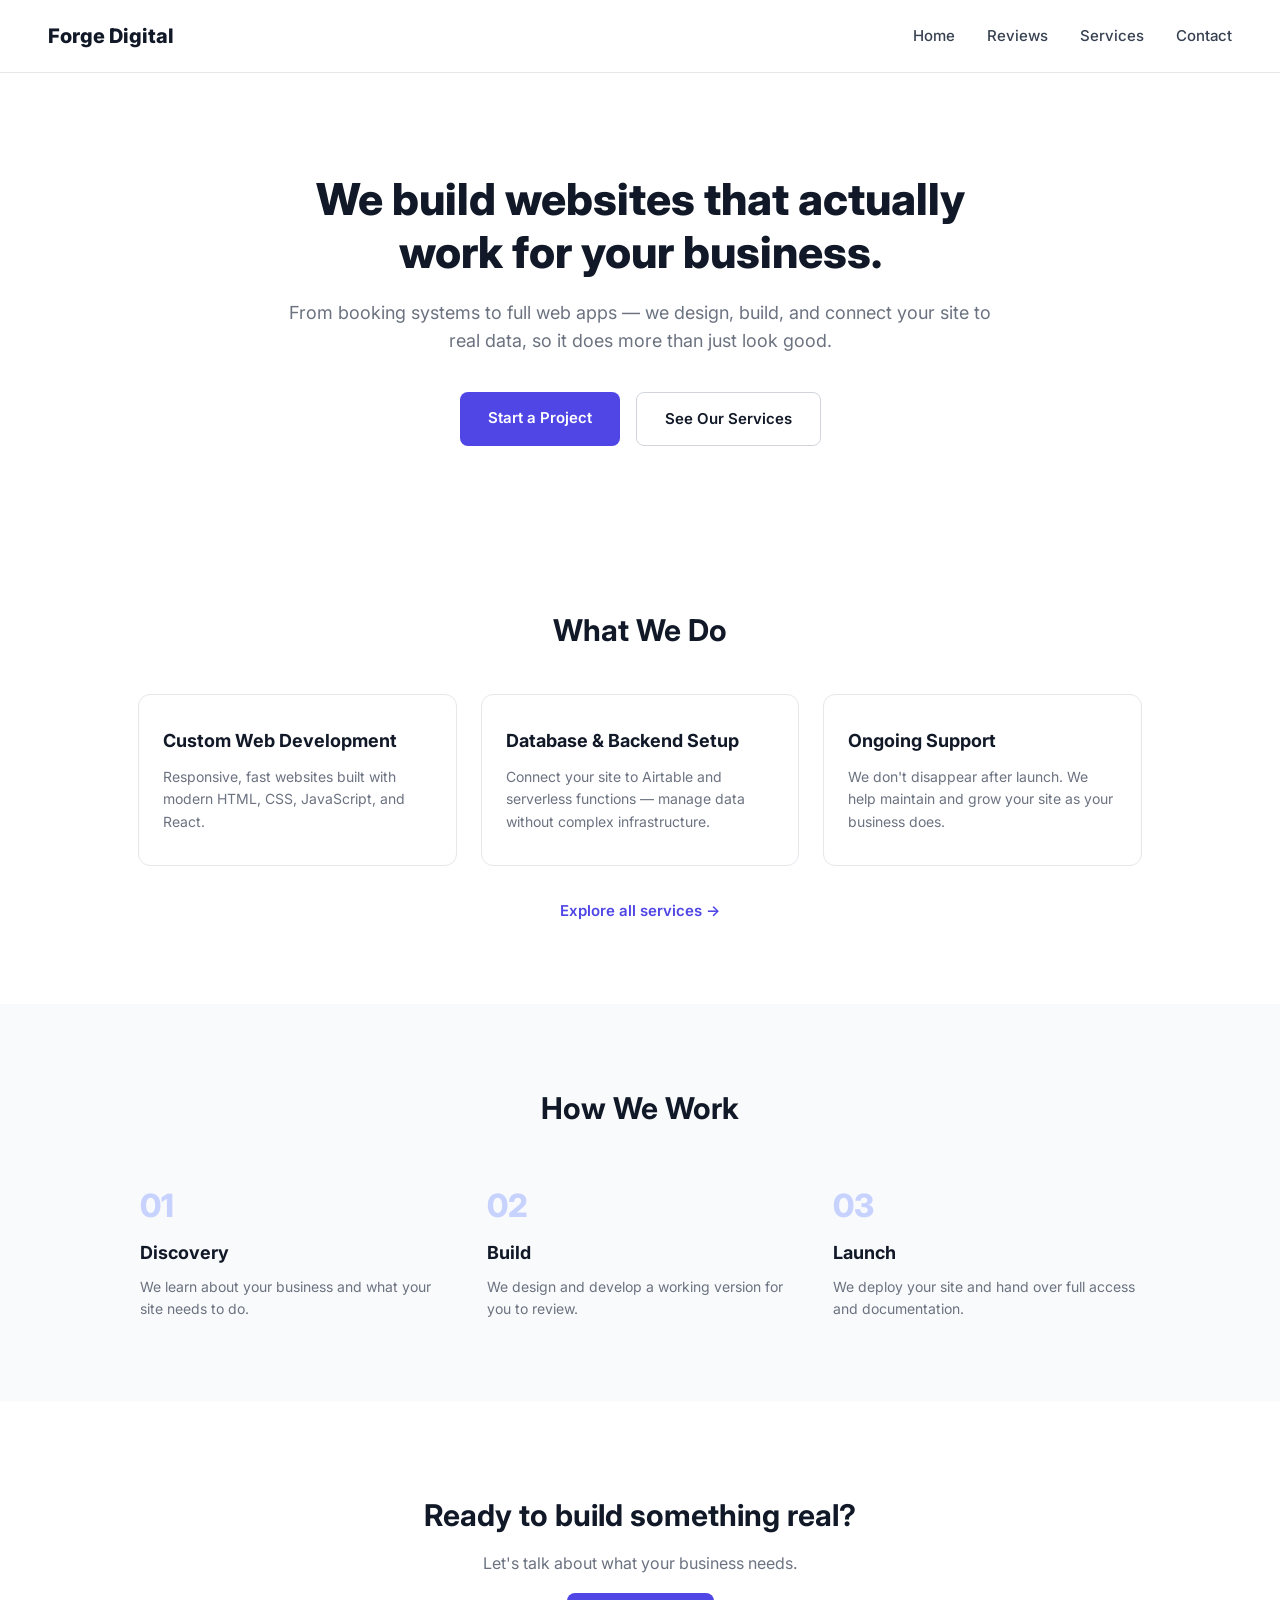
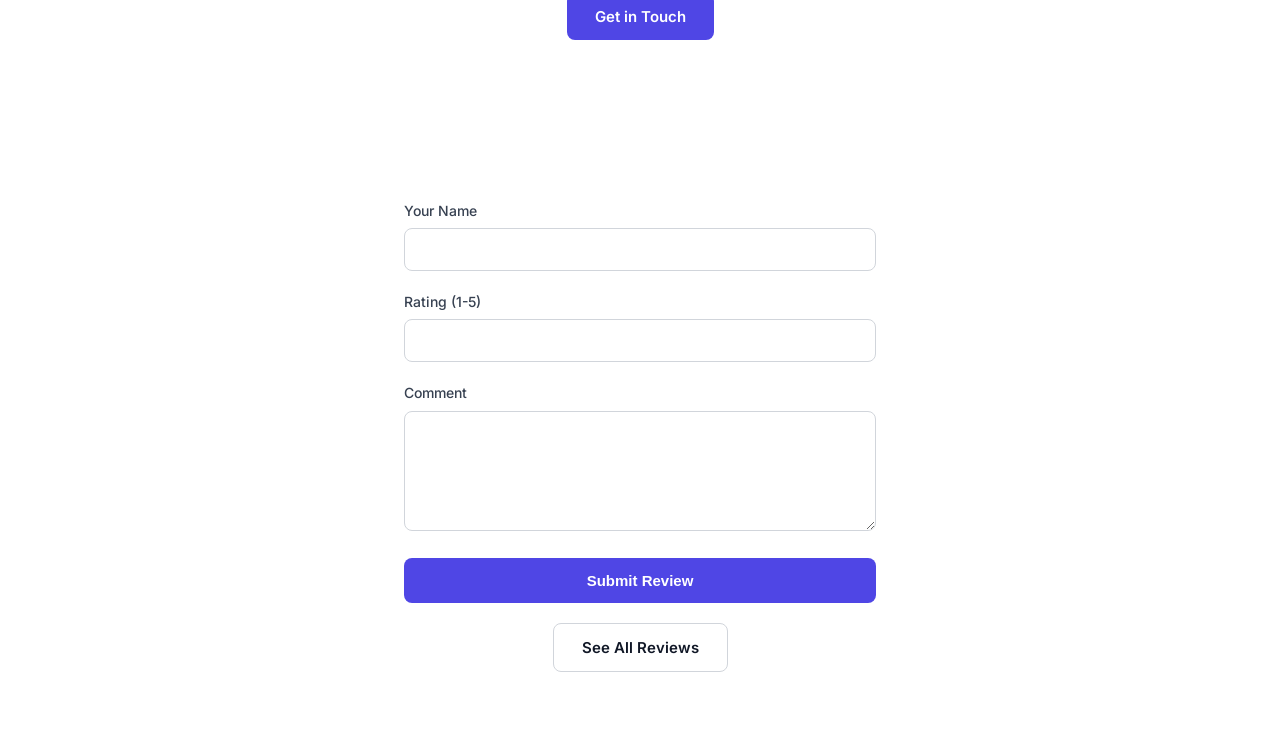
<file: index.html>
<!DOCTYPE html>
<html lang="en">
<head>
    <meta charset="UTF-8">
    <meta name="viewport" content="width=device-width, initial-scale=1.0">
    <title>Forge Digital — Web Development Agency</title>
    <link rel="stylesheet" href="style.css">
</head>
<body>
    <nav class="navbar">
        <div class="nav-brand">Forge Digital</div>
        <div class="nav-links">
            <a href="index.html">Home</a>
             <a href="reviews.html">Reviews</a>
            <a href="services.html">Services</a>
            <a href="contact.html">Contact</a>
        </div>

    </nav>

    <section class="hero">
        
        <h1>We build websites that actually work for your business.</h1>
        <p>From booking systems to full web apps — we design, build, and connect your site to real data, so it does more than just look good.</p>
        <div class="hero-actions">
            <a href="contact.html" class="cta-btn">Start a Project</a>
            <a href="services.html" class="cta-secondary">See Our Services</a>
        </div>
    </section>

 

    <section class="services-preview">
        <h2>What We Do</h2>
        <div class="service-cards">
            <div class="service-card">
                <h3>Custom Web Development</h3>
                <p>Responsive, fast websites built with modern HTML, CSS, JavaScript, and React.</p>
            </div>
            <div class="service-card">
                <h3>Database & Backend Setup</h3>
                <p>Connect your site to Airtable and serverless functions — manage data without complex infrastructure.</p>
            </div>
            <div class="service-card">
                <h3>Ongoing Support</h3>
                <p>We don't disappear after launch. We help maintain and grow your site as your business does.</p>
            </div>
        </div>
        <a href="services.html" class="link-arrow">Explore all services →</a>
    </section>

    <section class="process">
        <h2>How We Work</h2>
        <div class="process-steps">
            <div class="step">
                <span class="step-number">01</span>
                <h3>Discovery</h3>
                <p>We learn about your business and what your site needs to do.</p>
            </div>
            <div class="step">
                <span class="step-number">02</span>
                <h3>Build</h3>
                <p>We design and develop a working version for you to review.</p>
            </div>
            <div class="step">
                <span class="step-number">03</span>
                <h3>Launch</h3>
                <p>We deploy your site and hand over full access and documentation.</p>
            </div>
        </div>
    </section>

    <section class="final-cta">
        <h2>Ready to build something real?</h2>
        <p>Let's talk about what your business needs.</p>
        <a href="contact.html" class="cta-btn">Get in Touch</a>
    </section>
    <section id="submit-review-section">
  <form id="review-form">
    <div>
        <label>Your Name</label>
        <input type="text" id="reviewer-name" required>
    </div>
    <div>
        <label>Rating (1-5)</label>
        <input type="number" id="rating" min="1" max="5" required>
    </div>
    <div>
        <label>Comment</label>
        <textarea id="comment" required></textarea>
    </div>
    <button type="submit">Submit Review</button>
</form>
        <p id="review-status"></p>
    </div>

    <div class="view-reviews-link">
        <a href="reviews.html" class="cta-secondary">See All Reviews</a>
    </div>
</section>


</body>
</html>
</file>
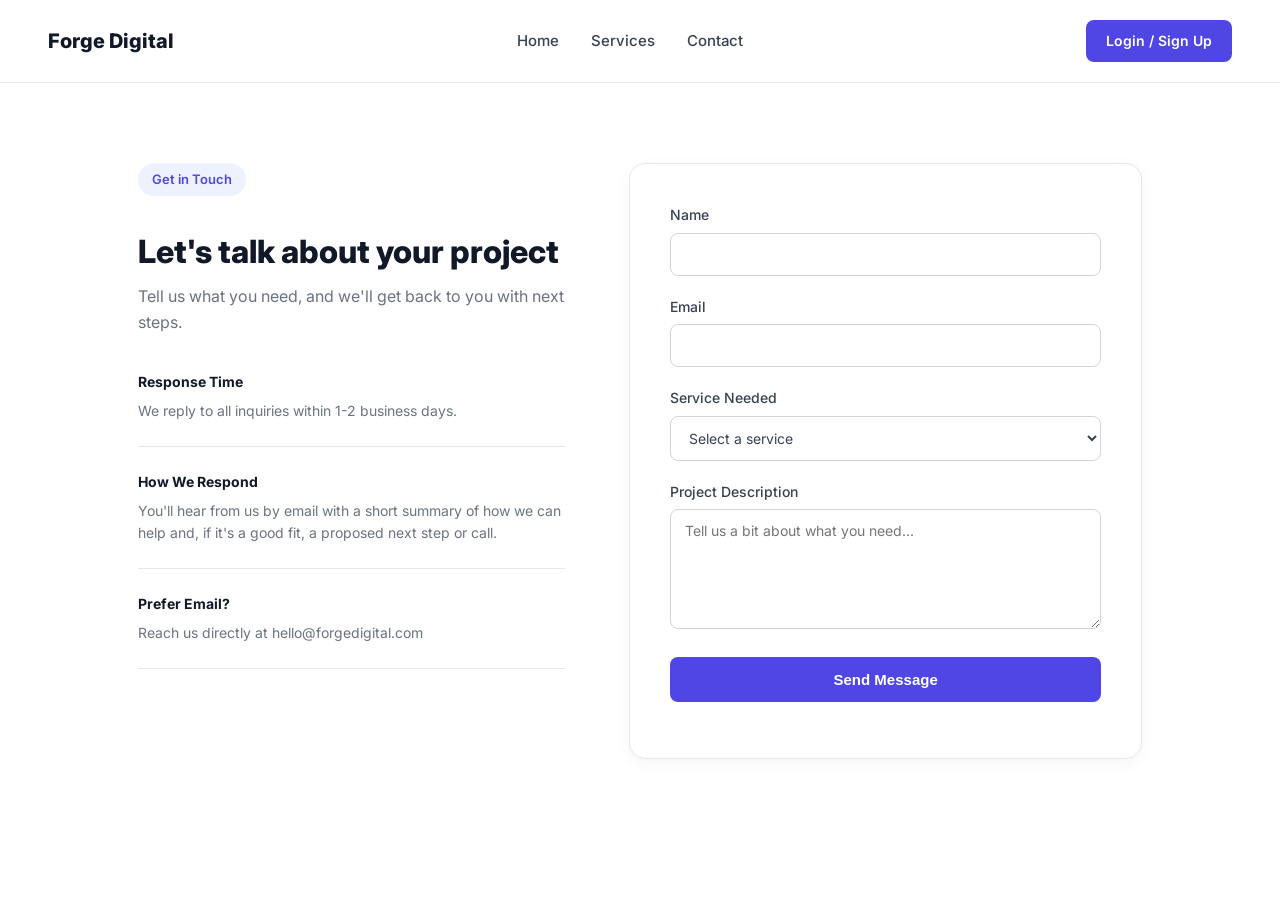
<file: contact.html>
<!DOCTYPE html>
<html lang="en">
<head>
    <meta charset="UTF-8">
    <meta name="viewport" content="width=device-width, initial-scale=1.0">
    <title>Contact — Forge Digital</title>
    <link rel="stylesheet" href="style.css">
</head>
<body>
    <nav class="navbar">
        <div class="nav-brand">Forge Digital</div>
        <div class="nav-links">
            <a href="index.html">Home</a>
            <a href="services.html">Services</a>
            <a href="contact.html">Contact</a>
        </div>
        <a href="https://forgedigital-login1.netlify.app/" class="nav-auth">Login / Sign Up</a>
    </nav>

    <section class="contact-page">
        <div class="contact-wrapper">
            <div class="contact-info">
                <span class="eyebrow">Get in Touch</span>
                <h1>Let's talk about your project</h1>
                <p class="contact-lead">Tell us what you need, and we'll get back to you with next steps.</p>

                <div class="info-item">
                    <h4>Response Time</h4>
                    <p>We reply to all inquiries within 1-2 business days.</p>
                </div>

                <div class="info-item">
                    <h4>How We Respond</h4>
                    <p>You'll hear from us by email with a short summary of how we can help and, if it's a good fit, a proposed next step or call.</p>
                </div>

                <div class="info-item">
                    <h4>Prefer Email?</h4>
                    <p>Reach us directly at hello@forgedigital.com</p>
                </div>
            </div>

            <div class="contact-form-card">
                <form id="contact-form">
                    <div>
                        <label>Name</label>
                        <input type="text" id="name" required>
                    </div>
                    <div>
                        <label>Email</label>
                        <input type="email" id="email" required>
                    </div>
                    <div>
                        <label>Service Needed</label>
                        <select id="service" required>
                            <option value="">Select a service</option>
                            <option value="Website">New Website</option>
                            <option value="Backend">Backend / Database Setup</option>
                            <option value="Maintenance">Ongoing Maintenance</option>
                            <option value="Other">Something Else</option>
                        </select>
                    </div>
                    <div>
                        <label>Project Description</label>
                        <textarea id="message" placeholder="Tell us a bit about what you need..." required></textarea>
                    </div>
                    <button type="submit">Send Message</button>
                </form>
                <p id="form-status"></p>
            </div>
        </div>
    </section>
    <script src="script.js"></script>
</body>
</html>
</file>
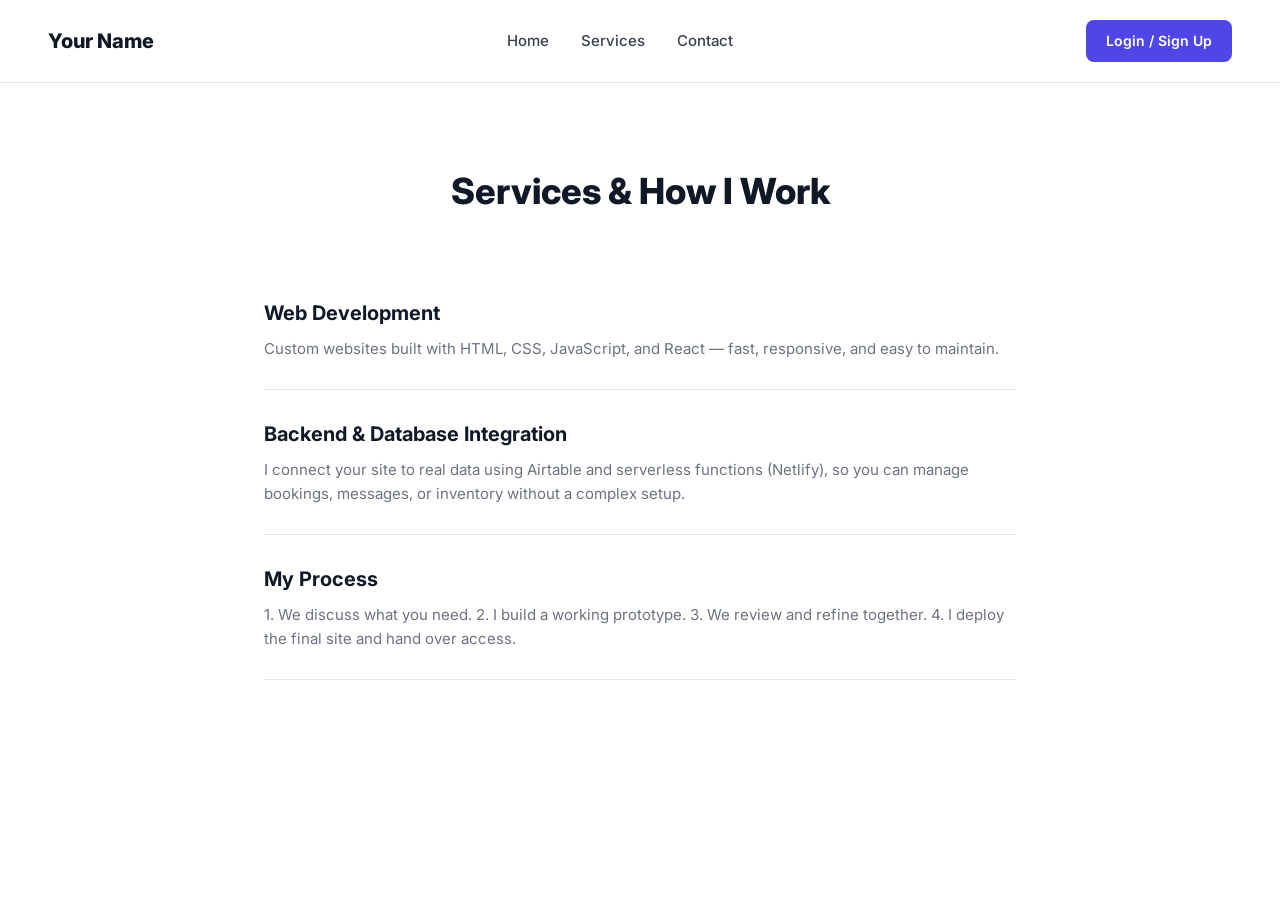
<file: services.html>
<!DOCTYPE html>
<html lang="en">
<head>
    <meta charset="UTF-8">
    <meta name="viewport" content="width=device-width, initial-scale=1.0">
    <title>Services — Forge Digital</title>
    <link rel="stylesheet" href="style.css">
</head>
<body>
    <nav class="navbar">
        <div class="nav-brand">Your Name</div>
        <div class="nav-links">
            <a href="index.html">Home</a>
            <a href="services.html">Services</a>
            <a href="contact.html">Contact</a>
        </div>
        <a href="https://forgedigital-login1.netlify.app/" class="nav-auth">Login / Sign Up</a>
    </nav>

    <section class="services">
        <h1>Services & How I Work</h1>

        <div class="service-item">
            <h3>Web Development</h3>
            <p>Custom websites built with HTML, CSS, JavaScript, and React — fast, responsive, and easy to maintain.</p>
        </div>

        <div class="service-item">
            <h3>Backend & Database Integration</h3>
            <p>I connect your site to real data using Airtable and serverless functions (Netlify), so you can manage bookings, messages, or inventory without a complex setup.</p>
        </div>

        <div class="service-item">
            <h3>My Process</h3>
            <p>1. We discuss what you need. 2. I build a working prototype. 3. We review and refine together. 4. I deploy the final site and hand over access.</p>
        </div>
    </section>
</body>
</html>
</file>
<file: style.css>
@import url('https://fonts.googleapis.com/css2?family=Inter:wght@400;500;600;700;800&display=swap');

* { box-sizing: border-box; margin: 0; padding: 0; }

body {
  font-family: 'Inter', sans-serif;
  color: #374151;
  line-height: 1.6;
}

a { text-decoration: none; }

/* NAVBAR */
.navbar {
  display: flex;
  align-items: center;
  justify-content: space-between;
  padding: 20px 48px;
  border-bottom: 1px solid #E5E7EB;
}

.nav-brand {
  font-size: 20px;
  font-weight: 800;
  color: #111827;
}

.nav-links {
  display: flex;
  gap: 32px;
}

.nav-links a {
  color: #374151;
  font-size: 15px;
  font-weight: 500;
}

.nav-links a:hover {
  color: #4F46E5;
}

.nav-auth {
  background: #4F46E5;
  color: #FFFFFF;
  padding: 10px 20px;
  border-radius: 8px;
  font-size: 14px;
  font-weight: 600;
}

.nav-auth:hover {
  background: #4338CA;
}

/* HERO */
.hero {
  text-align: center;
  padding: 100px 24px 80px;
  max-width: 780px;
  margin: 0 auto;
}

.eyebrow {
  display: inline-block;
  background: #EEF2FF;
  color: #4F46E5;
  font-size: 13px;
  font-weight: 600;
  padding: 6px 14px;
  border-radius: 20px;
  margin-bottom: 20px;
}

.hero h1 {
  font-size: 44px;
  font-weight: 800;
  color: #111827;
  line-height: 1.2;
  margin-bottom: 20px;
}

.hero p {
  font-size: 18px;
  color: #6B7280;
  margin-bottom: 36px;
}

.hero-actions {
  display: flex;
  gap: 16px;
  justify-content: center;
}

.cta-btn {
  background: #4F46E5;
  color: #FFFFFF;
  padding: 14px 28px;
  border-radius: 8px;
  font-size: 15px;
  font-weight: 600;
}

.cta-btn:hover {
  background: #4338CA;
}

.cta-secondary {
  background: #FFFFFF;
  color: #111827;
  border: 1px solid #D1D5DB;
  padding: 14px 28px;
  border-radius: 8px;
  font-size: 15px;
  font-weight: 600;
}

.cta-secondary:hover {
  border-color: #4F46E5;
  color: #4F46E5;
}

/* STATS */
.stats {
  display: flex;
  justify-content: center;
  gap: 80px;
  padding: 50px 24px;
  background: #F9FAFB;
  border-top: 1px solid #E5E7EB;
  border-bottom: 1px solid #E5E7EB;
}

.stat {
  text-align: center;
}

.stat-number {
  display: block;
  font-size: 36px;
  font-weight: 800;
  color: #4F46E5;
}

.stat-label {
  font-size: 14px;
  color: #6B7280;
}

/* SERVICES PREVIEW */
.services-preview {
  padding: 80px 48px;
  max-width: 1100px;
  margin: 0 auto;
  text-align: center;
}

.services-preview h2 {
  font-size: 30px;
  font-weight: 700;
  color: #111827;
  margin-bottom: 40px;
}

.service-cards {
  display: grid;
  grid-template-columns: repeat(3, 1fr);
  gap: 24px;
  margin-bottom: 32px;
}

.service-card {
  background: #FFFFFF;
  border: 1px solid #E5E7EB;
  border-radius: 12px;
  padding: 32px 24px;
  text-align: left;
  transition: box-shadow 0.2s, transform 0.2s;
}

.service-card:hover {
  box-shadow: 0 8px 20px rgba(0,0,0,0.06);
  transform: translateY(-2px);
}

.service-card h3 {
  font-size: 18px;
  font-weight: 700;
  color: #111827;
  margin-bottom: 10px;
}

.service-card p {
  font-size: 14px;
  color: #6B7280;
}

.link-arrow {
  color: #4F46E5;
  font-weight: 600;
  font-size: 15px;
}

.link-arrow:hover {
  text-decoration: underline;
}

/* PROCESS */
.process {
  padding: 80px 48px;
  background: #F9FAFB;
  text-align: center;
}

.process h2 {
  font-size: 30px;
  font-weight: 700;
  color: #111827;
  margin-bottom: 48px;
}

.process-steps {
  display: grid;
  grid-template-columns: repeat(3, 1fr);
  gap: 40px;
  max-width: 1000px;
  margin: 0 auto;
}

.step {
  text-align: left;
}

.step-number {
  display: block;
  font-size: 32px;
  font-weight: 800;
  color: #C7D2FE;
  margin-bottom: 8px;
}

.step h3 {
  font-size: 18px;
  font-weight: 700;
  color: #111827;
  margin-bottom: 8px;
}

.step p {
  font-size: 14px;
  color: #6B7280;
}

/* FINAL CTA */
.final-cta {
  text-align: center;
  padding: 90px 24px;
}

.final-cta h2 {
  font-size: 30px;
  font-weight: 700;
  color: #111827;
  margin-bottom: 12px;
}

.final-cta p {
  font-size: 16px;
  color: #6B7280;
  margin-bottom: 28px;
}

/* SERVICES PAGE */
.services {
  max-width: 800px;
  margin: 0 auto;
  padding: 80px 24px;
}

.services h1 {
  font-size: 36px;
  font-weight: 800;
  color: #111827;
  margin-bottom: 48px;
  text-align: center;
}

.service-item {
  padding: 28px 0;
  border-bottom: 1px solid #E5E7EB;
}

.service-item h3 {
  font-size: 20px;
  font-weight: 700;
  color: #111827;
  margin-bottom: 8px;
}

.service-item p {
  font-size: 15px;
  color: #6B7280;
}

/* CONTACT PAGE */
#contact {
  max-width: 520px;
  margin: 0 auto;
  padding: 80px 24px;
}

#contact h2 {
  font-size: 30px;
  font-weight: 700;
  color: #111827;
  margin-bottom: 32px;
  text-align: center;
}

#contact-form div {
  margin-bottom: 20px;
}

#contact-form label {
  display: block;
  font-size: 14px;
  font-weight: 500;
  color: #374151;
  margin-bottom: 6px;
}

#contact-form input,
#contact-form textarea {
  width: 100%;
  padding: 12px 14px;
  border: 1px solid #D1D5DB;
  border-radius: 8px;
  font-size: 14px;
  font-family: 'Inter', sans-serif;
  outline: none;
}

#contact-form input:focus,
#contact-form textarea:focus {
  border-color: #4F46E5;
  box-shadow: 0 0 0 3px rgba(79,70,229,0.1);
}

#contact-form textarea {
  min-height: 120px;
  resize: vertical;
}

#contact-form button {
  width: 100%;
  background: #4F46E5;
  color: #FFFFFF;
  border: none;
  padding: 14px;
  border-radius: 8px;
  font-size: 15px;
  font-weight: 600;
  cursor: pointer;
}

#contact-form button:hover {
  background: #4338CA;
}

#form-status {
  margin-top: 16px;
  text-align: center;
  font-size: 14px;
}
/* CONTACT PAGE (NEW) */
.contact-page {
  padding: 80px 48px;
  max-width: 1100px;
  margin: 0 auto;
}

.contact-wrapper {
  display: grid;
  grid-template-columns: 1fr 1.2fr;
  gap: 64px;
}

.contact-info h1 {
  font-size: 32px;
  font-weight: 800;
  color: #111827;
  margin: 16px 0 12px;
  line-height: 1.25;
}

.contact-lead {
  font-size: 16px;
  color: #6B7280;
  margin-bottom: 36px;
}

.info-item {
  margin-bottom: 24px;
  padding-bottom: 24px;
  border-bottom: 1px solid #E5E7EB;
}

.info-item h4 {
  font-size: 14px;
  font-weight: 700;
  color: #111827;
  margin-bottom: 6px;
}

.info-item p {
  font-size: 14px;
  color: #6B7280;
}

.contact-form-card {
  background: #FFFFFF;
  border: 1px solid #E5E7EB;
  border-radius: 16px;
  padding: 40px;
  box-shadow: 0 4px 16px rgba(0,0,0,0.04);
  height: fit-content;
}

#contact-form select {
  width: 100%;
  padding: 12px 14px;
  border: 1px solid #D1D5DB;
  border-radius: 8px;
  font-size: 14px;
  font-family: 'Inter', sans-serif;
  outline: none;
  background: #FFFFFF;
  color: #374151;
}

#contact-form select:focus {
  border-color: #4F46E5;
  box-shadow: 0 0 0 3px rgba(79,70,229,0.1);
}

@media (max-width: 800px) {
  .contact-wrapper {
    grid-template-columns: 1fr;
  }
}
/* REVIEWS PAGE */
.reviews-page {
  max-width: 1100px;
  margin: 0 auto;
  padding: 80px 48px;
  text-align: center;
}

.reviews-page h1 {
  font-size: 36px;
  font-weight: 800;
  color: #111827;
  margin: 16px 0 12px;
}

.reviews-lead {
  font-size: 16px;
  color: #6B7280;
  margin-bottom: 48px;
}

.reviews-grid {
  display: grid;
  grid-template-columns: repeat(auto-fit, minmax(300px, 1fr));
  gap: 28px;
  text-align: left;
}

.Reviews-div {
  position: relative;
  background: #FFFFFF;
  border: 1px solid #E5E7EB;
  border-radius: 16px;
  padding: 32px 28px 28px;
  transition: box-shadow 0.25s, transform 0.25s;
  display: flex;
  flex-direction: column;
}

.Reviews-div:hover {
  box-shadow: 0 12px 28px rgba(79,70,229,0.1);
  transform: translateY(-3px);
  border-color: #C7D2FE;
}

.Reviews-div::before {
  content: '"';
  position: absolute;
  top: 12px;
  right: 24px;
  font-size: 64px;
  font-weight: 800;
  color: #EEF2FF;
  font-family: Georgia, serif;
  line-height: 1;
}

.Reviews-Rating {
  font-size: 14px;
  letter-spacing: 2px;
  margin: 0 0 16px;
  order: 1;
}

.Reviews-Describtion {
  font-size: 15px;
  color: #374151;
  line-height: 1.65;
  margin: 0 0 24px;
  order: 2;
  flex-grow: 1;
}

.Name-Review {
  font-size: 15px;
  font-weight: 700;
  color: #111827;
  margin: 0;
  order: 3;
  padding-top: 16px;
  border-top: 1px solid #F3F4F6;
  display: flex;
  align-items: center;
  gap: 10px;
}

.Name-Review::before {
  content: attr(data-initial);
  width: 32px;
  height: 32px;
  border-radius: 50%;
  background: #4F46E5;
  color: #FFFFFF;
  font-size: 13px;
  font-weight: 700;
  display: flex;
  align-items: center;
  justify-content: center;
  flex-shrink: 0;
}
.nav-avatar {
  display: inline-flex;
  align-items: center;
  justify-content: center;
  width: 36px;
  height: 36px;
  border-radius: 50%;
  background: #4F46E5;
  color: #FFFFFF;
  font-weight: 700;
  font-size: 14px;
}
/* SUBMIT REVIEW SECTION */
#submit-review-section {
  max-width: 520px;
  margin: 0 auto;
  padding: 80px 24px;
}

#review-form-wrapper h2 {
  font-size: 28px;
  font-weight: 800;
  color: #111827;
  margin-bottom: 28px;
  text-align: center;
}

#review-form div {
  margin-bottom: 20px;
}

#review-form label {
  display: block;
  font-size: 14px;
  font-weight: 500;
  color: #374151;
  margin-bottom: 6px;
}

#review-form input,
#review-form textarea {
  width: 100%;
  padding: 12px 14px;
  border: 1px solid #D1D5DB;
  border-radius: 8px;
  font-size: 14px;
  font-family: 'Inter', sans-serif;
  outline: none;
}

#review-form input:focus,
#review-form textarea:focus {
  border-color: #4F46E5;
  box-shadow: 0 0 0 3px rgba(79,70,229,0.1);
}

#review-form textarea {
  min-height: 120px;
  resize: vertical;
}

#review-form button {
  width: 100%;
  background: #4F46E5;
  color: #FFFFFF;
  border: none;
  padding: 14px;
  border-radius: 8px;
  font-size: 15px;
  font-weight: 600;
  cursor: pointer;
}

#review-form button:hover {
  background: #4338CA;
}

#review-status {
  margin-top: 16px;
  text-align: center;
  font-size: 14px;
}

.view-reviews-link {
  text-align: center;
  margin-top: 32px;
}

/* NAVBAR AVATAR (logged-in state) */
.nav-avatar {
  display: inline-flex;
  align-items: center;
  justify-content: center;
  width: 36px;
  height: 36px;
  border-radius: 50%;
  background: #4F46E5;
  color: #FFFFFF;
  font-weight: 700;
  font-size: 14px;
  cursor: pointer;
}
</file>
